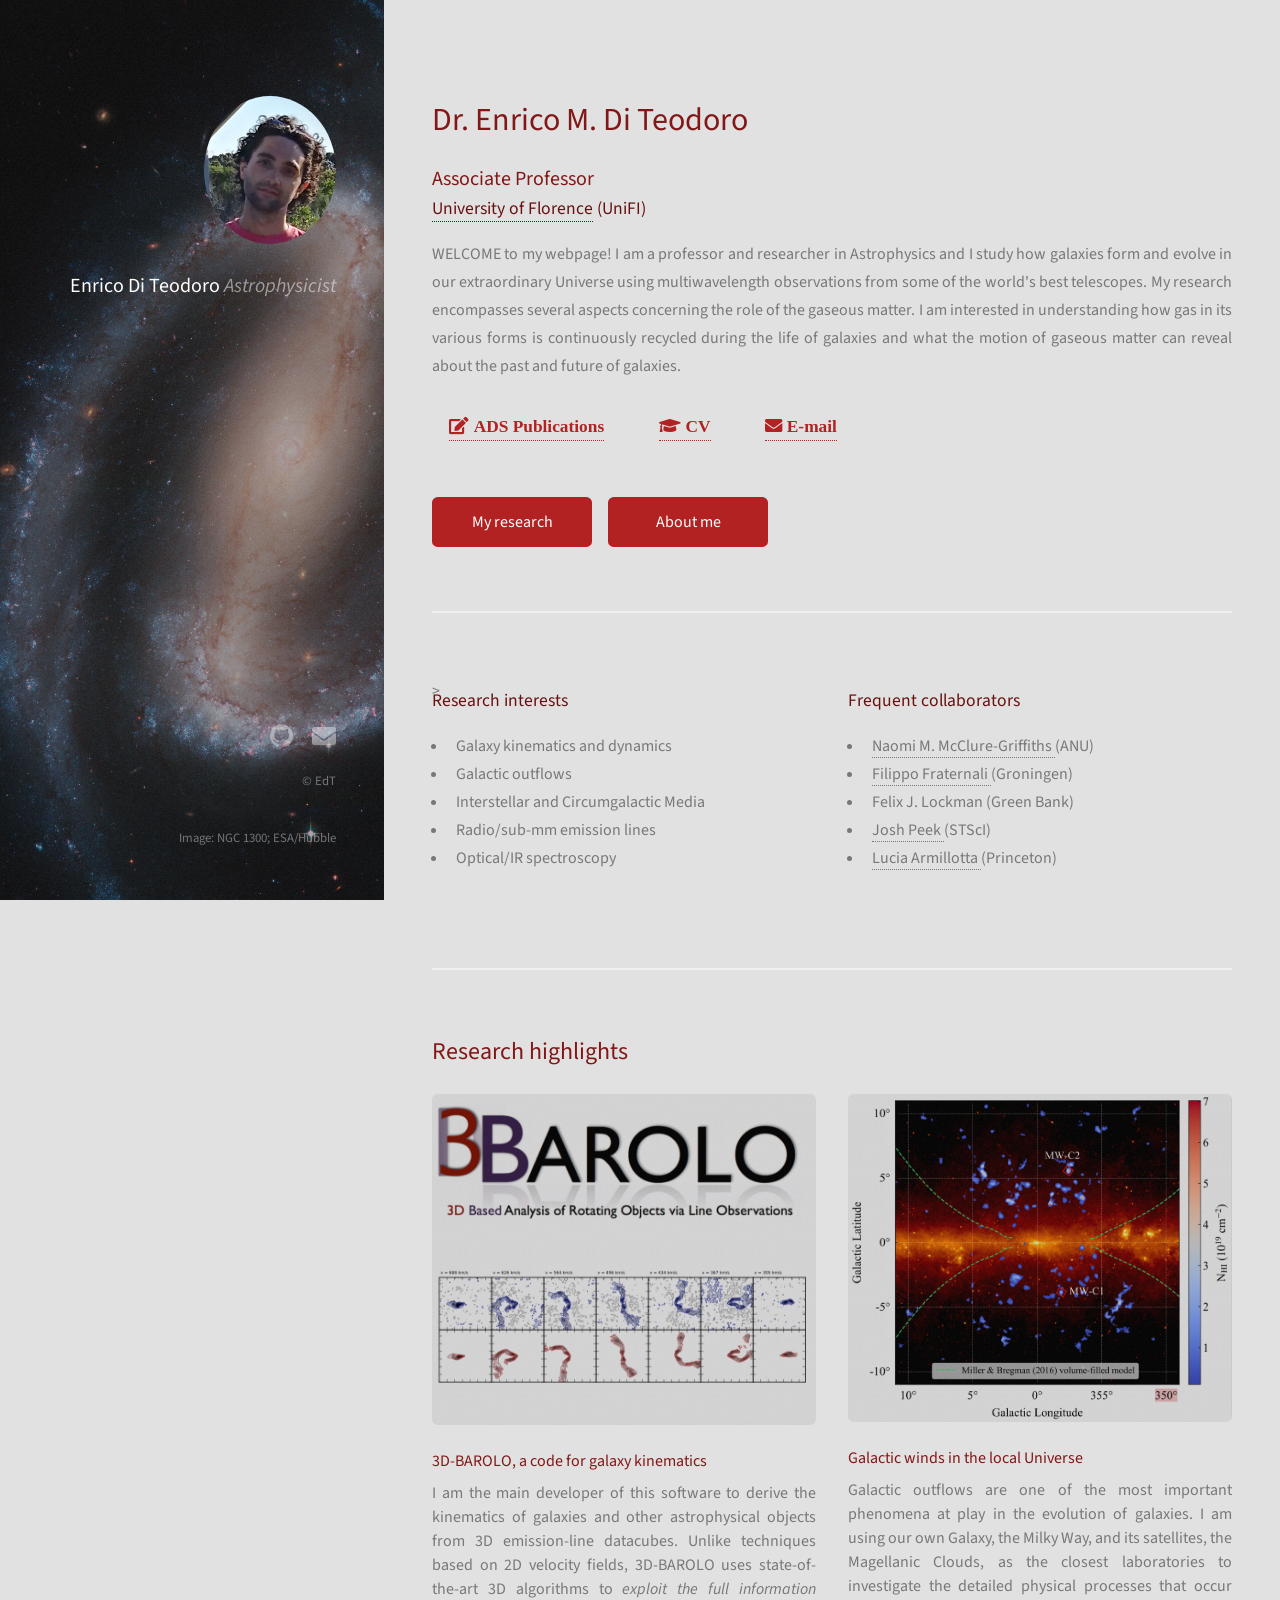
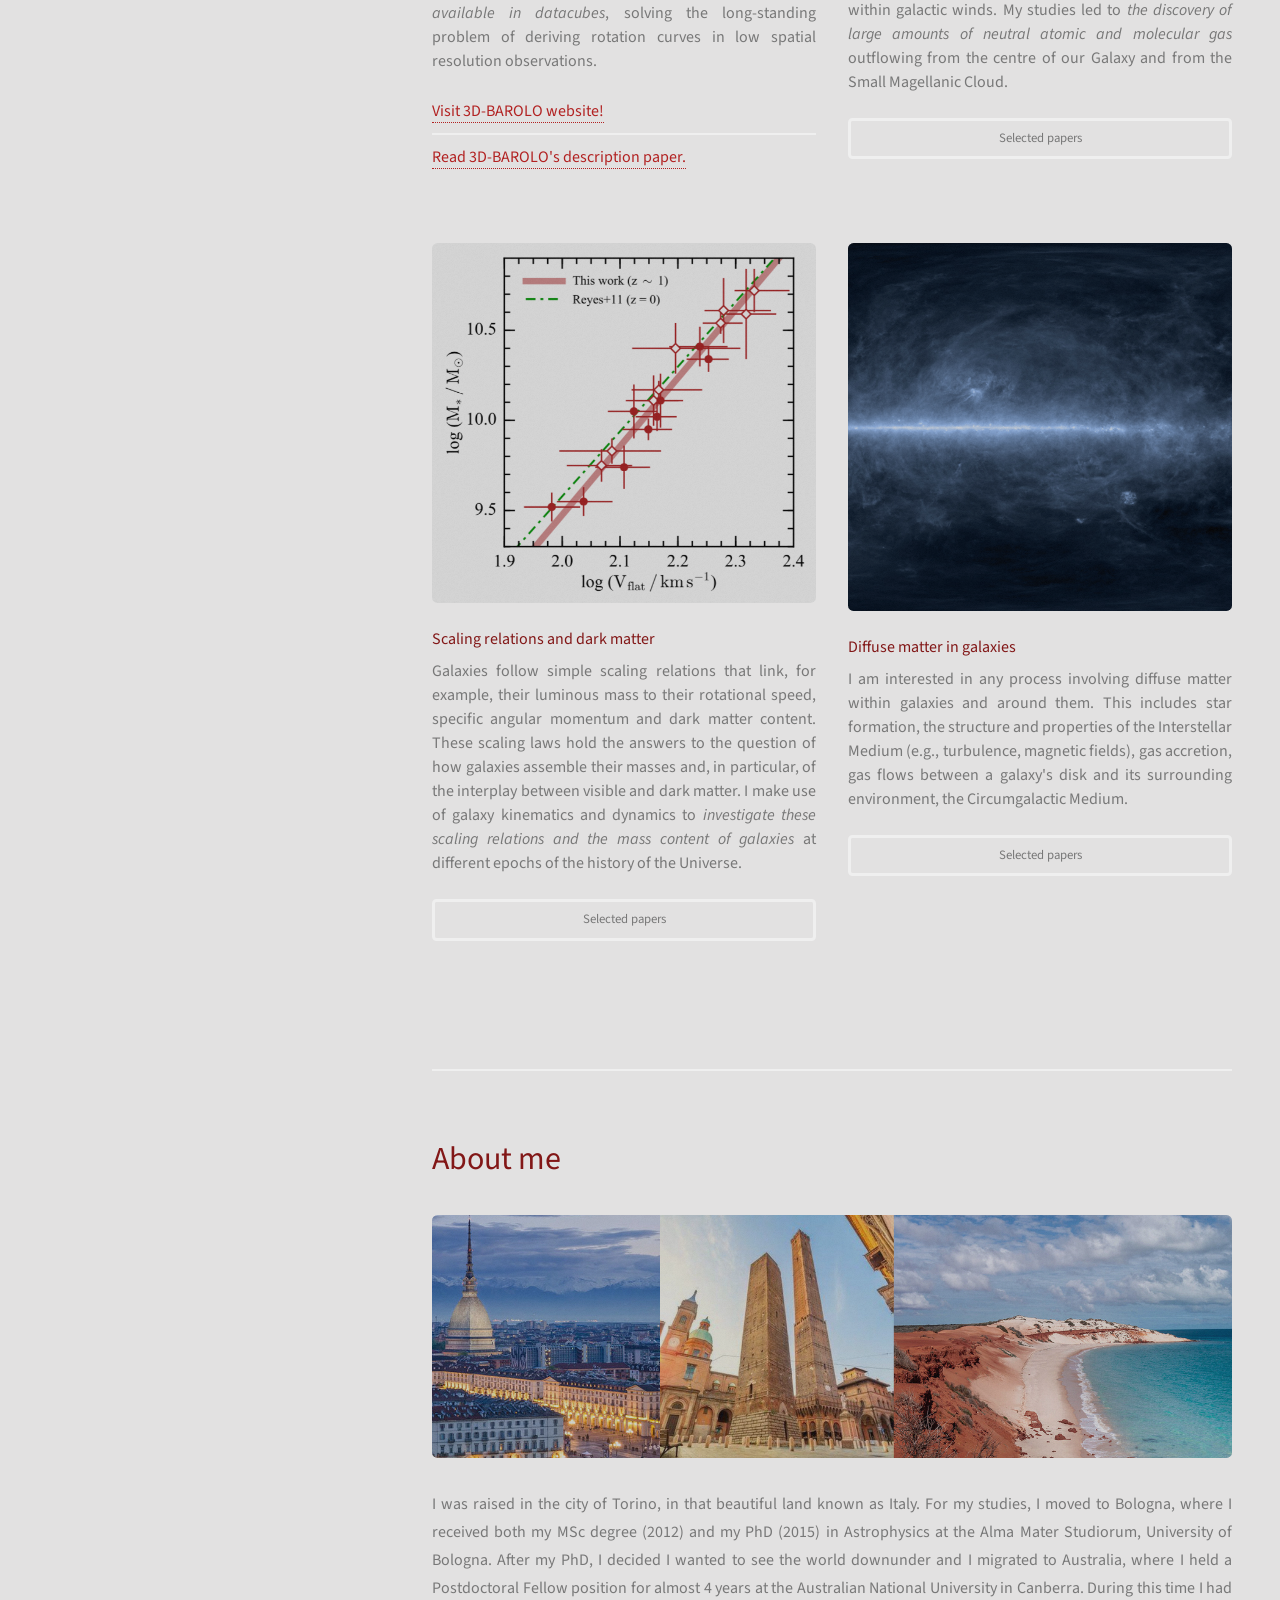
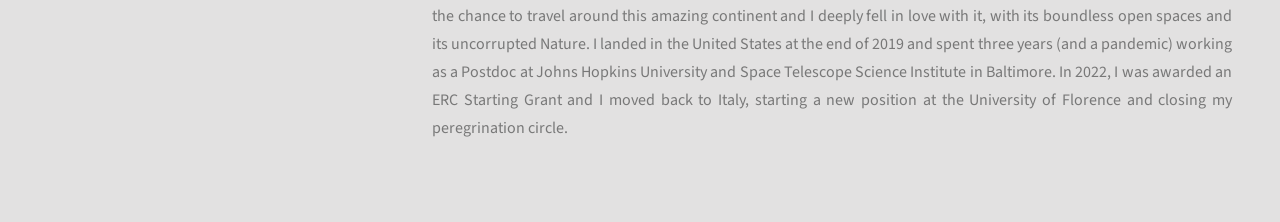
<file: index.html>
<!DOCTYPE HTML>
<html>
	<head>
		<!-- Global site tag (gtag.js) - Google Analytics -->
		<script async src="https://www.googletagmanager.com/gtag/js?id=UA-63460922-3"></script>
		<script>
			window.dataLayer = window.dataLayer || [];
			function gtag(){dataLayer.push(arguments);}
			gtag('js', new Date());
			gtag('config', 'UA-63460922-3');
		</script>
		<title>Enrico Di Teodoro's website</title>
		<meta charset="utf-8" />
		<meta name="viewport" content="width=device-width, initial-scale=1, user-scalable=no" />
		<link rel="stylesheet" href="assets/css/main.css" />
	</head>
	<body class="is-preload">

		<!-- Header -->
			<header id="header">
				<div class="inner">
					<a href="index.html" class="image avatar"><img src="images/me.jpg" alt="" /></a>
					<h1><strong>Enrico Di Teodoro</strong> <br />
					<em>Astrophysicist</em> <br /> </h1>
				</div>
			</header>

		<!-- Main -->
			<div id="main">

				<!-- One -->
					<section id="one">
						<header class="major">
							<h2>Dr. Enrico M. Di Teodoro</h2>
							<h3>Associate Professor</h3>
							<h4> <a href="https://www.fisica.unifi.it/index.html?newlang=eng"> University of Florence</a> (UniFI) </h4>
						</header>

						<p> WELCOME to my webpage! I am a professor and researcher in Astrophysics and I study how galaxies form and 
                        evolve in our extraordinary Universe using multiwavelength observations from some of the world's best telescopes.
						My research encompasses several aspects concerning the role of the gaseous matter. I am interested in understanding how gas in its 
						various forms is continuously recycled during the life of galaxies and what the motion of gaseous matter can reveal about the past 
						and future of galaxies. 
						</p>


						<footer>
							<span class="mymagic">
							<a href="https://ui.adsabs.harvard.edu/user/libraries/P3jVXEARQKinoXDsYfjRdg" class="fa fa-edit"> ADS Publications</a>
							</span>

						    <span class="mymagic">
							<a href="https://www.dropbox.com/s/edpedb0qs060f3o/CV_EDT.pdf?dl=0" <i class="fa fa-graduation-cap"></i> CV</a>
							</span>

							<span class="mymagic">
							<a href="mailto:enrico.diteodoro@gmail.com" class="fa fa-envelope"> E-mail</a>
							</span>
								<br><br><br>

						<ul class="actions">
							<li><a href="#two" class="button primary">My research</a></li>
							<li><a href="#aboutme" class="button primary">About me</a></li>
						</ul>

					</section>


					<section id="ressum">>
							<div class="row">
								<div class="col-6 col-12-xsmall">
									<h4>Research interests</h4>
									<ul>
										<li>Galaxy kinematics and dynamics</li>
										<li>Galactic outflows</li>
										<li>Interstellar and Circumgalactic Media</li>
										<li>Radio/sub-mm emission lines</li>
										<li>Optical/IR spectroscopy </li>
									</ul>
								</div>
								<div class="col-6 col-12-xsmall">
									<h4>Frequent collaborators</h4>
									<ul>
										<li><a href="http://www.mso.anu.edu.au/~naomi/" style="color:#787878"> Naomi M. McClure-Griffiths </a> (ANU) </li>
										<li><a href="https://www.filippofraternali.com/" style="color:#787878">Filippo Fraternali </a> (Groningen) </li>
										<li>Felix J. Lockman (Green Bank)</li>
										<li><a href="https://www.stsci.edu/~jegpeek/" style="color:#787878"> Josh Peek </a> (STScI) </li>
										<li><a href="https://larmillo.github.io/" style="color:#787878"> Lucia Armillotta </a> (Princeton)</li>
									<ul>
								</div>
					</section>

				<!-- Research highlights -->
					<section id="two">
						<h2>Research highlights</h2>
						<div class="row">
							<article class="col-6 col-12-xsmall work-item">
								<a href="images/fulls/bb.png" class="image fit thumb"><img src="images/thumbs/bb.png" alt="" /></a>
								<h3> 3D-BAROLO, a code for galaxy kinematics </h3>
								<p> I am the main developer of this software to derive the kinematics of galaxies and other astrophysical 
								    objects from 3D emission-line datacubes. Unlike techniques based on 2D velocity fields, 
								    3D-BAROLO uses state-of-the-art 3D algorithms to <em> exploit the full information available in datacubes</em>, 
								    solving the long-standing problem of deriving rotation curves in low spatial resolution observations. <br /><br />
								    <ul class="alt">
								        <li> <a href="https://editeodoro.github.io/Bbarolo/"> Visit 3D-BAROLO website! </a>
								        <li> <a href="https://ui.adsabs.harvard.edu/abs/2015MNRAS.451.3021D"> Read 3D-BAROLO's description paper. </a> 
							        </ul>
								</p>
							</article>
							<article class="col-6 col-12-xsmall work-item">
								<a href="images/fulls/gc.png" class="image fit thumb"><img src="images/thumbs/gc.png" alt="" /></a>
								<h3>Galactic winds in the local Universe </h3>
								<p> Galactic outflows are one of the most important phenomena at play in the evolution of galaxies.
								    I am using our own Galaxy, the Milky Way, and its satellites, the Magellanic Clouds, as the closest 
								    laboratories to investigate the detailed physical processes that occur within galactic winds. My 
                                    studies led to <em> the discovery of large amounts of neutral atomic and molecular gas </em> outflowing from 
                                    the centre of our Galaxy and from the Small Magellanic Cloud. <br /><br />
									<ul class="actions fit small">
								    <li><a href="https://ui.adsabs.harvard.edu/search/q=docs(2418042545571c17e3935b91e527543e)&sort=date%20desc%2C%20bibcode%20desc&p_=0" class="button fit small">Selected papers</a></li>
							        </ul>
								</p>
							</article>
							<article class="col-6 col-12-xsmall work-item">
								<a href="images/fulls/tf.png" class="image fit thumb"><img src="images/thumbs/tf.png" alt="" /></a>
								<h3>Scaling relations and dark matter</h3>
								<p> Galaxies follow simple scaling relations that link, for example, their luminous mass to their rotational speed, 
								    specific angular momentum and dark matter content.
								    These scaling laws hold the answers to the question of how galaxies assemble their masses and, in particular, 
								    of the interplay between visible and dark matter.
                                    I make use of galaxy kinematics and dynamics to <em> investigate these scaling relations and the mass content of galaxies </em> 
                                    at different epochs of the history of the Universe. <br /><br />
                                    <ul class="actions fit small">
								    <li><a href="https://ui.adsabs.harvard.edu/search/q=docs(dda526fdf193c51d20ffd21420de958d)&sort=date%20desc%2C%20bibcode%20desc&p_=0" class="button fit small" class="button fit small">Selected papers</a></li>
							        </ul>
								</p>
							</article>
							<article class="col-6 col-12-xsmall work-item">
								<a href="images/fulls/mw.png" class="image fit thumb"><img src="images/thumbs/mw.png" alt="" /></a>
								<h3>Diffuse matter in galaxies</h3>
								<p> I am interested in any process involving diffuse matter within galaxies and around them. 
								    This includes star formation, the structure and properties of the Interstellar Medium (e.g., 
								    turbulence, magnetic fields), gas accretion, gas flows between a galaxy's disk and its 
								    surrounding environment, the Circumgalactic Medium. <br /><br />
                                    <ul class="actions fit small">
								    <li><a href="https://ui.adsabs.harvard.edu/search/q=docs(dc044cd9b45e29a1cda826cb225db804)&sort=date%20desc%2C%20bibcode%20desc&p_=0" class="button fit small">Selected papers</a></li>
							        </ul>
								</p>
							</article>
						</div>
					</section>
                    
                    
                    <section id="aboutme">
						<h1>About me</h1>
						<div class="col-12"><span class="image fit"><img src="images/mylife.jpg" alt="" /></span></div>
						<p>
						   I was raised in the city of Torino, in that beautiful land known as Italy. 
						   For my studies, I moved to Bologna, where I received both my MSc degree (2012) and my PhD (2015) 
						   in Astrophysics at the Alma Mater Studiorum, University of Bologna. 
						   After my PhD, I decided I wanted to see the world downunder and I migrated to Australia, 
						   where I held a Postdoctoral Fellow position for almost 4 years at the Australian National University in
						   Canberra. During this time I had the chance to travel around this amazing continent and I deeply fell in love
						   with it, with its boundless open spaces and its uncorrupted Nature. 
						   I landed in the United States at the end of 2019 and spent three years (and a pandemic) working as a Postdoc at Johns Hopkins
                           University and Space Telescope Science Institute in Baltimore. In 2022, I was awarded an ERC Starting Grant and I moved back 
                           to Italy, starting a new position at the University of Florence and closing my peregrination circle. 
						</p>
					</section>

<!--				
					<section id="three">
						<h2>Get In Touch</h2>
						<p>Accumsan pellentesque commodo blandit enim arcu non at amet id arcu magna. Accumsan orci faucibus id eu lorem semper nunc nisi lorem vulputate lorem neque lorem ipsum dolor.</p>
						<div class="row">
							<div class="col-8 col-12-small">
								<form method="post" action="#">
									<div class="row gtr-uniform gtr-50">
										<div class="col-6 col-12-xsmall"><input type="text" name="name" id="name" placeholder="Name" /></div>
										<div class="col-6 col-12-xsmall"><input type="email" name="email" id="email" placeholder="Email" /></div>
										<div class="col-12"><textarea name="message" id="message" placeholder="Message" rows="4"></textarea></div>
									</div>
								</form>
								<ul class="actions">
									<li><input type="submit" value="Send Message" /></li>
								</ul>
							</div>
							<div class="col-4 col-12-small">
								<ul class="labeled-icons">
									<li>
										<h3 class="icon solid fa-home"><span class="label">Address</span></h3>
										1234 Somewhere Rd.<br />
										Nashville, TN 00000<br />
										United States
									</li>
									<li>
										<h3 class="icon solid fa-mobile-alt"><span class="label">Phone</span></h3>
										000-000-0000
									</li>
									<li>
										<h3 class="icon solid fa-envelope"><span class="label">Email</span></h3>
										<a href="#">hello@untitled.tld</a>
									</li>
								</ul>
							</div>
						</div>
					</section>

					<section id="four">
						<h2>Elements</h2>

						<section>
							<h4>Text</h4>
							<p>This is <b>bold</b> and this is <strong>strong</strong>. This is <i>italic</i> and this is <em>emphasized</em>.
							This is <sup>superscript</sup> text and this is <sub>subscript</sub> text.
							This is <u>underlined</u> and this is code: <code>for (;;) { ... }</code>. Finally, <a href="#">this is a link</a>.</p>
							<hr />
							<header>
								<h4>Heading with a Subtitle</h4>
								<p>Lorem ipsum dolor sit amet nullam id egestas urna aliquam</p>
							</header>
							<p>Nunc lacinia ante nunc ac lobortis. Interdum adipiscing gravida odio porttitor sem non mi integer non faucibus ornare mi ut ante amet placerat aliquet. Volutpat eu sed ante lacinia sapien lorem accumsan varius montes viverra nibh in adipiscing blandit tempus accumsan.</p>
							<header>
								<h5>Heading with a Subtitle</h5>
								<p>Lorem ipsum dolor sit amet nullam id egestas urna aliquam</p>
							</header>
							<p>Nunc lacinia ante nunc ac lobortis. Interdum adipiscing gravida odio porttitor sem non mi integer non faucibus ornare mi ut ante amet placerat aliquet. Volutpat eu sed ante lacinia sapien lorem accumsan varius montes viverra nibh in adipiscing blandit tempus accumsan.</p>
							<hr />
							<h2>Heading Level 2</h2>
							<h3>Heading Level 3</h3>
							<h4>Heading Level 4</h4>
							<h5>Heading Level 5</h5>
							<h6>Heading Level 6</h6>
							<hr />
							<h5>Blockquote</h5>
							<blockquote>Fringilla nisl. Donec accumsan interdum nisi, quis tincidunt felis sagittis eget tempus euismod. Vestibulum ante ipsum primis in faucibus vestibulum. Blandit adipiscing eu felis iaculis volutpat ac adipiscing accumsan faucibus. Vestibulum ante ipsum primis in faucibus lorem ipsum dolor sit amet nullam adipiscing eu felis.</blockquote>
							<h5>Preformatted</h5>
							<pre><code>i = 0;

while (!deck.isInOrder()) {
print 'Iteration ' + i;
deck.shuffle();
i++;
}

print 'It took ' + i + ' iterations to sort the deck.';</code></pre>
						</section>

						<section>
							<h4>Lists</h4>
							<div class="row">
								<div class="col-6 col-12-xsmall">
									<h5>Unordered</h5>
									<ul>
										<li>Dolor pulvinar etiam magna etiam.</li>
										<li>Sagittis adipiscing lorem eleifend.</li>
										<li>Felis enim feugiat dolore viverra.</li>
									</ul>
									<h5>Alternate</h5>
									<ul class="alt">
										<li>Dolor pulvinar etiam magna etiam.</li>
										<li>Sagittis adipiscing lorem eleifend.</li>
										<li>Felis enim feugiat dolore viverra.</li>
									</ul>
								</div>
								<div class="col-6 col-12-xsmall">
									<h5>Ordered</h5>
									<ol>
										<li>Dolor pulvinar etiam magna etiam.</li>
										<li>Etiam vel felis at lorem sed viverra.</li>
										<li>Felis enim feugiat dolore viverra.</li>
										<li>Dolor pulvinar etiam magna etiam.</li>
										<li>Etiam vel felis at lorem sed viverra.</li>
										<li>Felis enim feugiat dolore viverra.</li>
									</ol>
									<h5>Icons</h5>
									<ul class="icons">
										<li><a href="#" class="icon brands fa-twitter"><span class="label">Twitter</span></a></li>
										<li><a href="#" class="icon brands fa-facebook-f"><span class="label">Facebook</span></a></li>
										<li><a href="#" class="icon brands fa-instagram"><span class="label">Instagram</span></a></li>
										<li><a href="#" class="icon brands fa-github"><span class="label">Github</span></a></li>
										<li><a href="#" class="icon brands fa-dribbble"><span class="label">Dribbble</span></a></li>
										<li><a href="#" class="icon brands fa-tumblr"><span class="label">Tumblr</span></a></li>
									</ul>
								</div>
							</div>
							<h5>Actions</h5>
							<ul class="actions">
								<li><a href="#" class="button primary">Default</a></li>
								<li><a href="#" class="button">Default</a></li>
							</ul>
							<ul class="actions small">
								<li><a href="#" class="button primary small">Small</a></li>
								<li><a href="#" class="button small">Small</a></li>
							</ul>
							<div class="row">
								<div class="col-6 col-12-small">
									<ul class="actions stacked">
										<li><a href="#" class="button primary">Default</a></li>
										<li><a href="#" class="button">Default</a></li>
									</ul>
								</div>
								<div class="col-6 col-12-small">
									<ul class="actions stacked">
										<li><a href="#" class="button primary small">Small</a></li>
										<li><a href="#" class="button small">Small</a></li>
									</ul>
								</div>
								<div class="col-6 col-12-small">
									<ul class="actions stacked">
										<li><a href="#" class="button primary fit">Default</a></li>
										<li><a href="#" class="button fit">Default</a></li>
									</ul>
								</div>
								<div class="col-6 col-12-small">
									<ul class="actions stacked">
										<li><a href="#" class="button primary small fit">Small</a></li>
										<li><a href="#" class="button small fit">Small</a></li>
									</ul>
								</div>
							</div>
						</section>

						<section>
							<h4>Table</h4>
							<h5>Default</h5>
							<div class="table-wrapper">
								<table>
									<thead>
										<tr>
											<th>Name</th>
											<th>Description</th>
											<th>Price</th>
										</tr>
									</thead>
									<tbody>
										<tr>
											<td>Item One</td>
											<td>Ante turpis integer aliquet porttitor.</td>
											<td>29.99</td>
										</tr>
										<tr>
											<td>Item Two</td>
											<td>Vis ac commodo adipiscing arcu aliquet.</td>
											<td>19.99</td>
										</tr>
										<tr>
											<td>Item Three</td>
											<td> Morbi faucibus arcu accumsan lorem.</td>
											<td>29.99</td>
										</tr>
										<tr>
											<td>Item Four</td>
											<td>Vitae integer tempus condimentum.</td>
											<td>19.99</td>
										</tr>
										<tr>
											<td>Item Five</td>
											<td>Ante turpis integer aliquet porttitor.</td>
											<td>29.99</td>
										</tr>
									</tbody>
									<tfoot>
										<tr>
											<td colspan="2"></td>
											<td>100.00</td>
										</tr>
									</tfoot>
								</table>
							</div>

							<h5>Alternate</h5>
							<div class="table-wrapper">
								<table class="alt">
									<thead>
										<tr>
											<th>Name</th>
											<th>Description</th>
											<th>Price</th>
										</tr>
									</thead>
									<tbody>
										<tr>
											<td>Item One</td>
											<td>Ante turpis integer aliquet porttitor.</td>
											<td>29.99</td>
										</tr>
										<tr>
											<td>Item Two</td>
											<td>Vis ac commodo adipiscing arcu aliquet.</td>
											<td>19.99</td>
										</tr>
										<tr>
											<td>Item Three</td>
											<td> Morbi faucibus arcu accumsan lorem.</td>
											<td>29.99</td>
										</tr>
										<tr>
											<td>Item Four</td>
											<td>Vitae integer tempus condimentum.</td>
											<td>19.99</td>
										</tr>
										<tr>
											<td>Item Five</td>
											<td>Ante turpis integer aliquet porttitor.</td>
											<td>29.99</td>
										</tr>
									</tbody>
									<tfoot>
										<tr>
											<td colspan="2"></td>
											<td>100.00</td>
										</tr>
									</tfoot>
								</table>
							</div>
						</section>

						<section>
							<h4>Buttons</h4>
							<ul class="actions">
								<li><a href="#" class="button primary">Primary</a></li>
								<li><a href="#" class="button">Default</a></li>
							</ul>
							<ul class="actions">
								<li><a href="#" class="button large">Large</a></li>
								<li><a href="#" class="button">Default</a></li>
								<li><a href="#" class="button small">Small</a></li>
							</ul>
							<ul class="actions fit">
								<li><a href="#" class="button primary fit">Fit</a></li>
								<li><a href="#" class="button fit">Fit</a></li>
							</ul>
							<ul class="actions fit small">
								<li><a href="#" class="button primary fit small">Fit + Small</a></li>
								<li><a href="#" class="button fit small">Fit + Small</a></li>
							</ul>
							<ul class="actions">
								<li><a href="#" class="button primary icon solid fa-download">Icon</a></li>
								<li><a href="#" class="button icon solid fa-download">Icon</a></li>
							</ul>
							<ul class="actions">
								<li><span class="button primary disabled">Primary</span></li>
								<li><span class="button disabled">Default</span></li>
							</ul>
						</section>

						<section>
							<h4>Form</h4>
							<form method="post" action="#">
								<div class="row gtr-uniform gtr-50">
									<div class="col-6 col-12-xsmall">
										<input type="text" name="demo-name" id="demo-name" value="" placeholder="Name" />
									</div>
									<div class="col-6 col-12-xsmall">
										<input type="email" name="demo-email" id="demo-email" value="" placeholder="Email" />
									</div>
									<div class="col-12">
										<select name="demo-category" id="demo-category">
											<option value="">- Category -</option>
											<option value="1">Manufacturing</option>
											<option value="1">Shipping</option>
											<option value="1">Administration</option>
											<option value="1">Human Resources</option>
										</select>
									</div>
									<div class="col-4 col-12-small">
										<input type="radio" id="demo-priority-low" name="demo-priority" checked>
										<label for="demo-priority-low">Low Priority</label>
									</div>
									<div class="col-4 col-12-small">
										<input type="radio" id="demo-priority-normal" name="demo-priority">
										<label for="demo-priority-normal">Normal Priority</label>
									</div>
									<div class="col-4 col-12-small">
										<input type="radio" id="demo-priority-high" name="demo-priority">
										<label for="demo-priority-high">High Priority</label>
									</div>
									<div class="col-6 col-12-small">
										<input type="checkbox" id="demo-copy" name="demo-copy">
										<label for="demo-copy">Email me a copy of this message</label>
									</div>
									<div class="col-6 col-12-small">
										<input type="checkbox" id="demo-human" name="demo-human" checked>
										<label for="demo-human">I am a human and not a robot</label>
									</div>
									<div class="col-12">
										<textarea name="demo-message" id="demo-message" placeholder="Enter your message" rows="6"></textarea>
									</div>
									<div class="col-12">
										<ul class="actions">
											<li><input type="submit" value="Send Message" class="primary" /></li>
											<li><input type="reset" value="Reset" /></li>
										</ul>
									</div>
								</div>
							</form>
						</section>

						<section>
							<h4>Image</h4>
							<h5>Fit</h5>
							<div class="box alt">
								<div class="row gtr-50 gtr-uniform">
									<div class="col-12"><span class="image fit"><img src="images/fulls/05.jpg" alt="" /></span></div>
									<div class="col-4"><span class="image fit"><img src="images/thumbs/01.jpg" alt="" /></span></div>
									<div class="col-4"><span class="image fit"><img src="images/thumbs/02.jpg" alt="" /></span></div>
									<div class="col-4"><span class="image fit"><img src="images/thumbs/03.jpg" alt="" /></span></div>
									<div class="col-4"><span class="image fit"><img src="images/thumbs/04.jpg" alt="" /></span></div>
									<div class="col-4"><span class="image fit"><img src="images/thumbs/05.jpg" alt="" /></span></div>
									<div class="col-4"><span class="image fit"><img src="images/thumbs/06.jpg" alt="" /></span></div>
									<div class="col-4"><span class="image fit"><img src="images/thumbs/03.jpg" alt="" /></span></div>
									<div class="col-4"><span class="image fit"><img src="images/thumbs/02.jpg" alt="" /></span></div>
									<div class="col-4"><span class="image fit"><img src="images/thumbs/01.jpg" alt="" /></span></div>
								</div>
							</div>
							<h5>Left &amp; Right</h5>
							<p><span class="image left"><img src="images/avatar.jpg" alt="" /></span>Fringilla nisl. Donec accumsan interdum nisi, quis tincidunt felis sagittis eget. tempus euismod. Vestibulum ante ipsum primis in faucibus vestibulum. Blandit adipiscing eu felis iaculis volutpat ac adipiscing accumsan eu faucibus. Integer ac pellentesque praesent tincidunt felis sagittis eget. tempus euismod. Vestibulum ante ipsum primis in faucibus vestibulum. Blandit adipiscing eu felis iaculis volutpat ac adipiscing accumsan eu faucibus. Integer ac pellentesque praesent. Donec accumsan interdum nisi, quis tincidunt felis sagittis eget. tempus euismod. Vestibulum ante ipsum primis in faucibus vestibulum. Blandit adipiscing eu felis iaculis volutpat ac adipiscing accumsan eu faucibus. Integer ac pellentesque praesent tincidunt felis sagittis eget. tempus euismod. Vestibulum ante ipsum primis in faucibus vestibulum. Blandit adipiscing eu felis iaculis volutpat ac adipiscing accumsan eu faucibus. Integer ac pellentesque praesent.</p>
							<p><span class="image right"><img src="images/avatar.jpg" alt="" /></span>Fringilla nisl. Donec accumsan interdum nisi, quis tincidunt felis sagittis eget. tempus euismod. Vestibulum ante ipsum primis in faucibus vestibulum. Blandit adipiscing eu felis iaculis volutpat ac adipiscing accumsan eu faucibus. Integer ac pellentesque praesent tincidunt felis sagittis eget. tempus euismod. Vestibulum ante ipsum primis in faucibus vestibulum. Blandit adipiscing eu felis iaculis volutpat ac adipiscing accumsan eu faucibus. Integer ac pellentesque praesent. Donec accumsan interdum nisi, quis tincidunt felis sagittis eget. tempus euismod. Vestibulum ante ipsum primis in faucibus vestibulum. Blandit adipiscing eu felis iaculis volutpat ac adipiscing accumsan eu faucibus. Integer ac pellentesque praesent tincidunt felis sagittis eget. tempus euismod. Vestibulum ante ipsum primis in faucibus vestibulum. Blandit adipiscing eu felis iaculis volutpat ac adipiscing accumsan eu faucibus. Integer ac pellentesque praesent.</p>
						</section>

					</section>

			</div>
-->
		<!-- Footer -->
			<footer id="footer">
				<div class="inner">
					<ul class="icons">
						<!-- <li><a href="#" class="icon brands fa-twitter"><span class="label">Twitter</span></a></li>-->
						<li><a href="https://github.com/editeodoro/" class="icon brands fa-github"><span class="label">Github</span></a></li>
						<!-- <li><a href="#" class="icon brands fa-dribbble"><span class="label">Dribbble</span></a></li>-->
						<li><a href="mailto:enrico.diteodoro@gmail.com" class="icon solid fa-envelope"><span class="label">Email</span></a></li>
					</ul>
					<ul class="copyright">
						<li>&copy; EdT</li> <br />
						Image: NGC 1300; ESA/Hubble
					</ul>
				</div>
			</footer>

		<!-- Scripts -->
			<script src="assets/js/jquery.min.js"></script>
			<script src="assets/js/jquery.poptrox.min.js"></script>
			<script src="assets/js/browser.min.js"></script>
			<script src="assets/js/breakpoints.min.js"></script>
			<script src="assets/js/util.js"></script>
			<script src="assets/js/main.js"></script>

	</body>
</html>
</file>
<file: assets/css/main.css>
@import url("fontawesome-all.min.css");
@import url("https://fonts.googleapis.com/css?family=Source+Sans+Pro:400,400italic");

/*
	Strata by HTML5 UP
	html5up.net | @ajlkn
	Free for personal and commercial use under the CCA 3.0 license (html5up.net/license)
*/

html, body, div, span, applet, object,
iframe, h1, h2, h3, h4, h5, h6, p, blockquote,
pre, a, abbr, acronym, address, big, cite,
code, del, dfn, em, img, ins, kbd, q, s, samp,
small, strike, strong, sub, sup, tt, var, b,
u, i, center, dl, dt, dd, ol, ul, li, fieldset,
form, label, legend, table, caption, tbody,
tfoot, thead, tr, th, td, article, aside,
canvas, details, embed, figure, figcaption,
footer, header, hgroup, menu, nav, output, ruby,
section, summary, time, mark, audio, video {
	margin: 0;
	padding: 0;
	border: 0;
	font-size: 100%;
	font: inherit;
	vertical-align: baseline;}

article, aside, details, figcaption, figure,
footer, header, hgroup, menu, nav, section {
	display: block;}

body {
	line-height: 1;
}

ol, ul {
	list-style: none;
}

blockquote, q {
	quotes: none;
}

	blockquote:before, blockquote:after, q:before, q:after {
		content: '';
		content: none;
	}

table {
	border-collapse: collapse;
	border-spacing: 0;
}

body {
	-webkit-text-size-adjust: none;
}

mark {
	background-color: transparent;
	color: inherit;
}

input::-moz-focus-inner {
	border: 0;
	padding: 0;
}

input, select, textarea {
	-moz-appearance: none;
	-webkit-appearance: none;
	-ms-appearance: none;
	appearance: none;
}


.mymagic {
	padding: 0em 2em 0em 1em;
	font-size: 13pt;
	font-weight: bold;
}

/* Basic */

	html {
		box-sizing: border-box;
	}

	*, *:before, *:after {
		box-sizing: inherit;
	}

	body {
		background: #e2e1e1;
	}

		body.is-preload *, body.is-preload *:before, body.is-preload *:after {
			-moz-animation: none !important;
			-webkit-animation: none !important;
			-ms-animation: none !important;
			animation: none !important;
			-moz-transition: none !important;
			-webkit-transition: none !important;
			-ms-transition: none !important;
			transition: none !important;
		}

	body, input, select, textarea {
		color: #787878;
		font-family: "Source Sans Pro", Helvetica, sans-serif;
		font-size: 16pt;
		font-weight: 400;
		line-height: 1.75em;
	}

	a {
		-moz-transition: color 0.2s ease-in-out, border-color 0.2s ease-in-out;
		-webkit-transition: color 0.2s ease-in-out, border-color 0.2s ease-in-out;
		-ms-transition: color 0.2s ease-in-out, border-color 0.2s ease-in-out;
		transition: color 0.2s ease-in-out, border-color 0.2s ease-in-out;
		border-bottom: dotted 1px;
		color: #b22222;
		text-decoration: none;
	}

	strong, b {
		color: #787878;
		font-weight: 400;
	}

	em, i {
		font-style: italic;
	}

	p {
		margin: 0 0 2em 0;
		text-align: justify;

	}

	h1, h2, h3, h4, h5, h6 {
		color: #821717;
		font-weight: 400;
		line-height: 1em;
		margin: 0 0 1em 0;
	}

		h1 a, h2 a, h3 a, h4 a, h5 a, h6 a {
			color: inherit;
			text-decoration: none;
		}

	h1 {
		font-size: 2em;
		line-height: 1.5em;
	}

	h2 {
		font-size: 1.5em;
		line-height: 1.5em;
	}

	h3 {
		font-size: 1.25em;
		line-height: 1.5em;
	    margin-top: -0.6em;
	}

	h4 {
		color: #671010;
		font-size: 1.1em;
		line-height: 1.5em;
	    margin-top: -1.0em;
	}

	h5 {
		font-size: 0.9em;
		line-height: 1.5em;
	}

	h6 {
		font-size: 0.7em;
		line-height: 1.5em;
	}

	sub {
		font-size: 0.8em;
		position: relative;
		top: 0.5em;
	}

	sup {
		font-size: 0.8em;
		position: relative;
		top: -0.5em;
	}

	hr {
		border: 0;
		border-bottom: solid 2px #efefef;
		margin: 2em 0;
	}

		hr.major {
			margin: 3em 0;
		}

	blockquote {
		border-left: solid 6px #efefef;
		font-style: italic;
		margin: 0 0 2em 0;
		padding: 0.5em 0 0.5em 1.5em;
	}

	code {
		background: #f7f7f7;
		border-radius: 0.35em;
		border: solid 2px #efefef;
		font-family: "Courier New", monospace;
		font-size: 0.9em;
		margin: 0 0.25em;
		padding: 0.25em 0.65em;
	}

	pre {
		-webkit-overflow-scrolling: touch;
		font-family: "Courier New", monospace;
		font-size: 0.9em;
		margin: 0 0 2em 0;
	}

		pre code {
			display: block;
			line-height: 1.75em;
			padding: 1em 1.5em;
			overflow-x: auto;
		}

	.align-left {
		text-align: left;
	}

	.align-center {
		text-align: center;
	}

	.align-right {
		text-align: right;
	}

/* Container */

	.container {
		margin: 0 auto;
		max-width: calc(100% - 4em);
		width: 100%;
	}

		.container.xsmall {
			width: 25%;
		}

		.container.small {
			width: 50%;
		}

		.container.medium {
			width: 75%;
		}

		.container.large {
			width: 125%;
		}

		.container.xlarge {
			width: 150%;
		}

		.container.max {
			width: 100%;
		}

		@media screen and (max-width: 980px) {

			.container {
				width: 100% !important;
				max-width: 100% !important;
			}

		}

		@media screen and (max-width: 480px) {

			.container {
				max-width: calc(100% - 3em);
			}

		}

/* Row */

	.row {
		display: flex;
		flex-wrap: wrap;
		box-sizing: border-box;
		align-items: stretch;
	}

		.row > * {
			box-sizing: border-box;
		}

		.row.gtr-uniform > * > :last-child {
			margin-bottom: 0;
		}

		.row.aln-left {
			justify-content: flex-start;
		}

		.row.aln-center {
			justify-content: center;
		}

		.row.aln-right {
			justify-content: flex-end;
		}

		.row.aln-top {
			align-items: flex-start;
		}

		.row.aln-middle {
			align-items: center;
		}

		.row.aln-bottom {
			align-items: flex-end;
		}

		.row > .imp {
			order: -1;
		}

		.row > .col-1 {
			width: 8.33333%;
		}

		.row > .off-1 {
			margin-left: 8.33333%;
		}

		.row > .col-2 {
			width: 16.66667%;
		}

		.row > .off-2 {
			margin-left: 16.66667%;
		}

		.row > .col-3 {
			width: 25%;
		}

		.row > .off-3 {
			margin-left: 25%;
		}

		.row > .col-4 {
			width: 33.33333%;
		}

		.row > .off-4 {
			margin-left: 33.33333%;
		}

		.row > .col-5 {
			width: 41.66667%;
		}

		.row > .off-5 {
			margin-left: 41.66667%;
		}

		.row > .col-6 {
			width: 50%;
		}

		.row > .off-6 {
			margin-left: 50%;
		}

		.row > .col-7 {
			width: 58.33333%;
		}

		.row > .off-7 {
			margin-left: 58.33333%;
		}

		.row > .col-8 {
			width: 66.66667%;
		}

		.row > .off-8 {
			margin-left: 66.66667%;
		}

		.row > .col-9 {
			width: 75%;
		}

		.row > .off-9 {
			margin-left: 75%;
		}

		.row > .col-10 {
			width: 83.33333%;
		}

		.row > .off-10 {
			margin-left: 83.33333%;
		}

		.row > .col-11 {
			width: 91.66667%;
		}

		.row > .off-11 {
			margin-left: 91.66667%;
		}

		.row > .col-12 {
			width: 100%;
		}

		.row > .off-12 {
			margin-left: 100%;
		}

		.row.gtr-0 {
			margin-top: 0;
			margin-left: 0em;
		}

			.row.gtr-0 > * {
				padding: 0 0 0 0em;
			}

			.row.gtr-0.gtr-uniform {
				margin-top: 0em;
			}

				.row.gtr-0.gtr-uniform > * {
					padding-top: 0em;
				}

		.row.gtr-25 {
			margin-top: 0;
			margin-left: -0.625em;
		}

			.row.gtr-25 > * {
				padding: 0 0 0 0.625em;
			}

			.row.gtr-25.gtr-uniform {
				margin-top: -0.625em;
			}

				.row.gtr-25.gtr-uniform > * {
					padding-top: 0.625em;
				}

		.row.gtr-50 {
			margin-top: 0;
			margin-left: -1.25em;
		}

			.row.gtr-50 > * {
				padding: 0 0 0 1.25em;
			}

			.row.gtr-50.gtr-uniform {
				margin-top: -1.25em;
			}

				.row.gtr-50.gtr-uniform > * {
					padding-top: 1.25em;
				}

		.row {
			margin-top: 0;
			margin-left: -2.5em;
		}

			.row > * {
				padding: 0 0 0 2.5em;
			}

			.row.gtr-uniform {
				margin-top: -2.5em;
			}

				.row.gtr-uniform > * {
					padding-top: 2.5em;
				}

		.row.gtr-150 {
			margin-top: 0;
			margin-left: -3.75em;
		}

			.row.gtr-150 > * {
				padding: 0 0 0 3.75em;
			}

			.row.gtr-150.gtr-uniform {
				margin-top: -3.75em;
			}

				.row.gtr-150.gtr-uniform > * {
					padding-top: 3.75em;
				}

		.row.gtr-200 {
			margin-top: 0;
			margin-left: -5em;
		}

			.row.gtr-200 > * {
				padding: 0 0 0 5em;
			}

			.row.gtr-200.gtr-uniform {
				margin-top: -5em;
			}

				.row.gtr-200.gtr-uniform > * {
					padding-top: 5em;
				}

		@media screen and (max-width: 1800px) {

			.row {
				display: flex;
				flex-wrap: wrap;
				box-sizing: border-box;
				align-items: stretch;
			}

				.row > * {
					box-sizing: border-box;
				}

				.row.gtr-uniform > * > :last-child {
					margin-bottom: 0;
				}

				.row.aln-left {
					justify-content: flex-start;
				}

				.row.aln-center {
					justify-content: center;
				}

				.row.aln-right {
					justify-content: flex-end;
				}

				.row.aln-top {
					align-items: flex-start;
				}

				.row.aln-middle {
					align-items: center;
				}

				.row.aln-bottom {
					align-items: flex-end;
				}

				.row > .imp-xlarge {
					order: -1;
				}

				.row > .col-1-xlarge {
					width: 8.33333%;
				}

				.row > .off-1-xlarge {
					margin-left: 8.33333%;
				}

				.row > .col-2-xlarge {
					width: 16.66667%;
				}

				.row > .off-2-xlarge {
					margin-left: 16.66667%;
				}

				.row > .col-3-xlarge {
					width: 25%;
				}

				.row > .off-3-xlarge {
					margin-left: 25%;
				}

				.row > .col-4-xlarge {
					width: 33.33333%;
				}

				.row > .off-4-xlarge {
					margin-left: 33.33333%;
				}

				.row > .col-5-xlarge {
					width: 41.66667%;
				}

				.row > .off-5-xlarge {
					margin-left: 41.66667%;
				}

				.row > .col-6-xlarge {
					width: 50%;
				}

				.row > .off-6-xlarge {
					margin-left: 50%;
				}

				.row > .col-7-xlarge {
					width: 58.33333%;
				}

				.row > .off-7-xlarge {
					margin-left: 58.33333%;
				}

				.row > .col-8-xlarge {
					width: 66.66667%;
				}

				.row > .off-8-xlarge {
					margin-left: 66.66667%;
				}

				.row > .col-9-xlarge {
					width: 75%;
				}

				.row > .off-9-xlarge {
					margin-left: 75%;
				}

				.row > .col-10-xlarge {
					width: 83.33333%;
				}

				.row > .off-10-xlarge {
					margin-left: 83.33333%;
				}

				.row > .col-11-xlarge {
					width: 91.66667%;
				}

				.row > .off-11-xlarge {
					margin-left: 91.66667%;
				}

				.row > .col-12-xlarge {
					width: 100%;
				}

				.row > .off-12-xlarge {
					margin-left: 100%;
				}

				.row.gtr-0 {
					margin-top: 0;
					margin-left: 0em;
				}

					.row.gtr-0 > * {
						padding: 0 0 0 0em;
					}

					.row.gtr-0.gtr-uniform {
						margin-top: 0em;
					}

						.row.gtr-0.gtr-uniform > * {
							padding-top: 0em;
						}

				.row.gtr-25 {
					margin-top: 0;
					margin-left: -0.625em;
				}

					.row.gtr-25 > * {
						padding: 0 0 0 0.625em;
					}

					.row.gtr-25.gtr-uniform {
						margin-top: -0.625em;
					}

						.row.gtr-25.gtr-uniform > * {
							padding-top: 0.625em;
						}

				.row.gtr-50 {
					margin-top: 0;
					margin-left: -1.25em;
				}

					.row.gtr-50 > * {
						padding: 0 0 0 1.25em;
					}

					.row.gtr-50.gtr-uniform {
						margin-top: -1.25em;
					}

						.row.gtr-50.gtr-uniform > * {
							padding-top: 1.25em;
						}

				.row {
					margin-top: 0;
					margin-left: -2.5em;
				}

					.row > * {
						padding: 0 0 0 2.5em;
					}

					.row.gtr-uniform {
						margin-top: -2.5em;
					}

						.row.gtr-uniform > * {
							padding-top: 2.5em;
						}

				.row.gtr-150 {
					margin-top: 0;
					margin-left: -3.75em;
				}

					.row.gtr-150 > * {
						padding: 0 0 0 3.75em;
					}

					.row.gtr-150.gtr-uniform {
						margin-top: -3.75em;
					}

						.row.gtr-150.gtr-uniform > * {
							padding-top: 3.75em;
						}

				.row.gtr-200 {
					margin-top: 0;
					margin-left: -5em;
				}

					.row.gtr-200 > * {
						padding: 0 0 0 5em;
					}

					.row.gtr-200.gtr-uniform {
						margin-top: -5em;
					}

						.row.gtr-200.gtr-uniform > * {
							padding-top: 5em;
						}

		}

		@media screen and (max-width: 1280px) {

			.row {
				display: flex;
				flex-wrap: wrap;
				box-sizing: border-box;
				align-items: stretch;
			}

				.row > * {
					box-sizing: border-box;
				}

				.row.gtr-uniform > * > :last-child {
					margin-bottom: 0;
				}

				.row.aln-left {
					justify-content: flex-start;
				}

				.row.aln-center {
					justify-content: center;
				}

				.row.aln-right {
					justify-content: flex-end;
				}

				.row.aln-top {
					align-items: flex-start;
				}

				.row.aln-middle {
					align-items: center;
				}

				.row.aln-bottom {
					align-items: flex-end;
				}

				.row > .imp-large {
					order: -1;
				}

				.row > .col-1-large {
					width: 8.33333%;
				}

				.row > .off-1-large {
					margin-left: 8.33333%;
				}

				.row > .col-2-large {
					width: 16.66667%;
				}

				.row > .off-2-large {
					margin-left: 16.66667%;
				}

				.row > .col-3-large {
					width: 25%;
				}

				.row > .off-3-large {
					margin-left: 25%;
				}

				.row > .col-4-large {
					width: 33.33333%;
				}

				.row > .off-4-large {
					margin-left: 33.33333%;
				}

				.row > .col-5-large {
					width: 41.66667%;
				}

				.row > .off-5-large {
					margin-left: 41.66667%;
				}

				.row > .col-6-large {
					width: 50%;
				}

				.row > .off-6-large {
					margin-left: 50%;
				}

				.row > .col-7-large {
					width: 58.33333%;
				}

				.row > .off-7-large {
					margin-left: 58.33333%;
				}

				.row > .col-8-large {
					width: 66.66667%;
				}

				.row > .off-8-large {
					margin-left: 66.66667%;
				}

				.row > .col-9-large {
					width: 75%;
				}

				.row > .off-9-large {
					margin-left: 75%;
				}

				.row > .col-10-large {
					width: 83.33333%;
				}

				.row > .off-10-large {
					margin-left: 83.33333%;
				}

				.row > .col-11-large {
					width: 91.66667%;
				}

				.row > .off-11-large {
					margin-left: 91.66667%;
				}

				.row > .col-12-large {
					width: 100%;
				}

				.row > .off-12-large {
					margin-left: 100%;
				}

				.row.gtr-0 {
					margin-top: 0;
					margin-left: 0em;
				}

					.row.gtr-0 > * {
						padding: 0 0 0 0em;
					}

					.row.gtr-0.gtr-uniform {
						margin-top: 0em;
					}

						.row.gtr-0.gtr-uniform > * {
							padding-top: 0em;
						}

				.row.gtr-25 {
					margin-top: 0;
					margin-left: -0.5em;
				}

					.row.gtr-25 > * {
						padding: 0 0 0 0.5em;
					}

					.row.gtr-25.gtr-uniform {
						margin-top: -0.5em;
					}

						.row.gtr-25.gtr-uniform > * {
							padding-top: 0.5em;
						}

				.row.gtr-50 {
					margin-top: 0;
					margin-left: -1em;
				}

					.row.gtr-50 > * {
						padding: 0 0 0 1em;
					}

					.row.gtr-50.gtr-uniform {
						margin-top: -1em;
					}

						.row.gtr-50.gtr-uniform > * {
							padding-top: 1em;
						}

				.row {
					margin-top: 0;
					margin-left: -2em;
				}

					.row > * {
						padding: 0 0 0 2em;
					}

					.row.gtr-uniform {
						margin-top: -2em;
					}

						.row.gtr-uniform > * {
							padding-top: 2em;
						}

				.row.gtr-150 {
					margin-top: 0;
					margin-left: -3em;
				}

					.row.gtr-150 > * {
						padding: 0 0 0 3em;
					}

					.row.gtr-150.gtr-uniform {
						margin-top: -3em;
					}

						.row.gtr-150.gtr-uniform > * {
							padding-top: 3em;
						}

				.row.gtr-200 {
					margin-top: 0;
					margin-left: -4em;
				}

					.row.gtr-200 > * {
						padding: 0 0 0 4em;
					}

					.row.gtr-200.gtr-uniform {
						margin-top: -4em;
					}

						.row.gtr-200.gtr-uniform > * {
							padding-top: 4em;
						}

		}

		@media screen and (max-width: 980px) {

			.row {
				display: flex;
				flex-wrap: wrap;
				box-sizing: border-box;
				align-items: stretch;
			}

				.row > * {
					box-sizing: border-box;
				}

				.row.gtr-uniform > * > :last-child {
					margin-bottom: 0;
				}

				.row.aln-left {
					justify-content: flex-start;
				}

				.row.aln-center {
					justify-content: center;
				}

				.row.aln-right {
					justify-content: flex-end;
				}

				.row.aln-top {
					align-items: flex-start;
				}

				.row.aln-middle {
					align-items: center;
				}

				.row.aln-bottom {
					align-items: flex-end;
				}

				.row > .imp-medium {
					order: -1;
				}

				.row > .col-1-medium {
					width: 8.33333%;
				}

				.row > .off-1-medium {
					margin-left: 8.33333%;
				}

				.row > .col-2-medium {
					width: 16.66667%;
				}

				.row > .off-2-medium {
					margin-left: 16.66667%;
				}

				.row > .col-3-medium {
					width: 25%;
				}

				.row > .off-3-medium {
					margin-left: 25%;
				}

				.row > .col-4-medium {
					width: 33.33333%;
				}

				.row > .off-4-medium {
					margin-left: 33.33333%;
				}

				.row > .col-5-medium {
					width: 41.66667%;
				}

				.row > .off-5-medium {
					margin-left: 41.66667%;
				}

				.row > .col-6-medium {
					width: 50%;
				}

				.row > .off-6-medium {
					margin-left: 50%;
				}

				.row > .col-7-medium {
					width: 58.33333%;
				}

				.row > .off-7-medium {
					margin-left: 58.33333%;
				}

				.row > .col-8-medium {
					width: 66.66667%;
				}

				.row > .off-8-medium {
					margin-left: 66.66667%;
				}

				.row > .col-9-medium {
					width: 75%;
				}

				.row > .off-9-medium {
					margin-left: 75%;
				}

				.row > .col-10-medium {
					width: 83.33333%;
				}

				.row > .off-10-medium {
					margin-left: 83.33333%;
				}

				.row > .col-11-medium {
					width: 91.66667%;
				}

				.row > .off-11-medium {
					margin-left: 91.66667%;
				}

				.row > .col-12-medium {
					width: 100%;
				}

				.row > .off-12-medium {
					margin-left: 100%;
				}

				.row.gtr-0 {
					margin-top: 0;
					margin-left: 0em;
				}

					.row.gtr-0 > * {
						padding: 0 0 0 0em;
					}

					.row.gtr-0.gtr-uniform {
						margin-top: 0em;
					}

						.row.gtr-0.gtr-uniform > * {
							padding-top: 0em;
						}

				.row.gtr-25 {
					margin-top: 0;
					margin-left: -0.5em;
				}

					.row.gtr-25 > * {
						padding: 0 0 0 0.5em;
					}

					.row.gtr-25.gtr-uniform {
						margin-top: -0.5em;
					}

						.row.gtr-25.gtr-uniform > * {
							padding-top: 0.5em;
						}

				.row.gtr-50 {
					margin-top: 0;
					margin-left: -1em;
				}

					.row.gtr-50 > * {
						padding: 0 0 0 1em;
					}

					.row.gtr-50.gtr-uniform {
						margin-top: -1em;
					}

						.row.gtr-50.gtr-uniform > * {
							padding-top: 1em;
						}

				.row {
					margin-top: 0;
					margin-left: -2em;
				}

					.row > * {
						padding: 0 0 0 2em;
					}

					.row.gtr-uniform {
						margin-top: -2em;
					}

						.row.gtr-uniform > * {
							padding-top: 2em;
						}

				.row.gtr-150 {
					margin-top: 0;
					margin-left: -3em;
				}

					.row.gtr-150 > * {
						padding: 0 0 0 3em;
					}

					.row.gtr-150.gtr-uniform {
						margin-top: -3em;
					}

						.row.gtr-150.gtr-uniform > * {
							padding-top: 3em;
						}

				.row.gtr-200 {
					margin-top: 0;
					margin-left: -4em;
				}

					.row.gtr-200 > * {
						padding: 0 0 0 4em;
					}

					.row.gtr-200.gtr-uniform {
						margin-top: -4em;
					}

						.row.gtr-200.gtr-uniform > * {
							padding-top: 4em;
						}

		}

		@media screen and (max-width: 736px) {

			.row {
				display: flex;
				flex-wrap: wrap;
				box-sizing: border-box;
				align-items: stretch;
			}

				.row > * {
					box-sizing: border-box;
				}

				.row.gtr-uniform > * > :last-child {
					margin-bottom: 0;
				}

				.row.aln-left {
					justify-content: flex-start;
				}

				.row.aln-center {
					justify-content: center;
				}

				.row.aln-right {
					justify-content: flex-end;
				}

				.row.aln-top {
					align-items: flex-start;
				}

				.row.aln-middle {
					align-items: center;
				}

				.row.aln-bottom {
					align-items: flex-end;
				}

				.row > .imp-small {
					order: -1;
				}

				.row > .col-1-small {
					width: 8.33333%;
				}

				.row > .off-1-small {
					margin-left: 8.33333%;
				}

				.row > .col-2-small {
					width: 16.66667%;
				}

				.row > .off-2-small {
					margin-left: 16.66667%;
				}

				.row > .col-3-small {
					width: 25%;
				}

				.row > .off-3-small {
					margin-left: 25%;
				}

				.row > .col-4-small {
					width: 33.33333%;
				}

				.row > .off-4-small {
					margin-left: 33.33333%;
				}

				.row > .col-5-small {
					width: 41.66667%;
				}

				.row > .off-5-small {
					margin-left: 41.66667%;
				}

				.row > .col-6-small {
					width: 50%;
				}

				.row > .off-6-small {
					margin-left: 50%;
				}

				.row > .col-7-small {
					width: 58.33333%;
				}

				.row > .off-7-small {
					margin-left: 58.33333%;
				}

				.row > .col-8-small {
					width: 66.66667%;
				}

				.row > .off-8-small {
					margin-left: 66.66667%;
				}

				.row > .col-9-small {
					width: 75%;
				}

				.row > .off-9-small {
					margin-left: 75%;
				}

				.row > .col-10-small {
					width: 83.33333%;
				}

				.row > .off-10-small {
					margin-left: 83.33333%;
				}

				.row > .col-11-small {
					width: 91.66667%;
				}

				.row > .off-11-small {
					margin-left: 91.66667%;
				}

				.row > .col-12-small {
					width: 100%;
				}

				.row > .off-12-small {
					margin-left: 100%;
				}

				.row.gtr-0 {
					margin-top: 0;
					margin-left: 0em;
				}

					.row.gtr-0 > * {
						padding: 0 0 0 0em;
					}

					.row.gtr-0.gtr-uniform {
						margin-top: 0em;
					}

						.row.gtr-0.gtr-uniform > * {
							padding-top: 0em;
						}

				.row.gtr-25 {
					margin-top: 0;
					margin-left: -0.375em;
				}

					.row.gtr-25 > * {
						padding: 0 0 0 0.375em;
					}

					.row.gtr-25.gtr-uniform {
						margin-top: -0.375em;
					}

						.row.gtr-25.gtr-uniform > * {
							padding-top: 0.375em;
						}

				.row.gtr-50 {
					margin-top: 0;
					margin-left: -0.75em;
				}

					.row.gtr-50 > * {
						padding: 0 0 0 0.75em;
					}

					.row.gtr-50.gtr-uniform {
						margin-top: -0.75em;
					}

						.row.gtr-50.gtr-uniform > * {
							padding-top: 0.75em;
						}

				.row {
					margin-top: 0;
					margin-left: -1.5em;
				}

					.row > * {
						padding: 0 0 0 1.5em;
					}

					.row.gtr-uniform {
						margin-top: -1.5em;
					}

						.row.gtr-uniform > * {
							padding-top: 1.5em;
						}

				.row.gtr-150 {
					margin-top: 0;
					margin-left: -2.25em;
				}

					.row.gtr-150 > * {
						padding: 0 0 0 2.25em;
					}

					.row.gtr-150.gtr-uniform {
						margin-top: -2.25em;
					}

						.row.gtr-150.gtr-uniform > * {
							padding-top: 2.25em;
						}

				.row.gtr-200 {
					margin-top: 0;
					margin-left: -3em;
				}

					.row.gtr-200 > * {
						padding: 0 0 0 3em;
					}

					.row.gtr-200.gtr-uniform {
						margin-top: -3em;
					}

						.row.gtr-200.gtr-uniform > * {
							padding-top: 3em;
						}

		}

		@media screen and (max-width: 480px) {

			.row {
				display: flex;
				flex-wrap: wrap;
				box-sizing: border-box;
				align-items: stretch;
			}

				.row > * {
					box-sizing: border-box;
				}

				.row.gtr-uniform > * > :last-child {
					margin-bottom: 0;
				}

				.row.aln-left {
					justify-content: flex-start;
				}

				.row.aln-center {
					justify-content: center;
				}

				.row.aln-right {
					justify-content: flex-end;
				}

				.row.aln-top {
					align-items: flex-start;
				}

				.row.aln-middle {
					align-items: center;
				}

				.row.aln-bottom {
					align-items: flex-end;
				}

				.row > .imp-xsmall {
					order: -1;
				}

				.row > .col-1-xsmall {
					width: 8.33333%;
				}

				.row > .off-1-xsmall {
					margin-left: 8.33333%;
				}

				.row > .col-2-xsmall {
					width: 16.66667%;
				}

				.row > .off-2-xsmall {
					margin-left: 16.66667%;
				}

				.row > .col-3-xsmall {
					width: 25%;
				}

				.row > .off-3-xsmall {
					margin-left: 25%;
				}

				.row > .col-4-xsmall {
					width: 33.33333%;
				}

				.row > .off-4-xsmall {
					margin-left: 33.33333%;
				}

				.row > .col-5-xsmall {
					width: 41.66667%;
				}

				.row > .off-5-xsmall {
					margin-left: 41.66667%;
				}

				.row > .col-6-xsmall {
					width: 50%;
				}

				.row > .off-6-xsmall {
					margin-left: 50%;
				}

				.row > .col-7-xsmall {
					width: 58.33333%;
				}

				.row > .off-7-xsmall {
					margin-left: 58.33333%;
				}

				.row > .col-8-xsmall {
					width: 66.66667%;
				}

				.row > .off-8-xsmall {
					margin-left: 66.66667%;
				}

				.row > .col-9-xsmall {
					width: 75%;
				}

				.row > .off-9-xsmall {
					margin-left: 75%;
				}

				.row > .col-10-xsmall {
					width: 83.33333%;
				}

				.row > .off-10-xsmall {
					margin-left: 83.33333%;
				}

				.row > .col-11-xsmall {
					width: 91.66667%;
				}

				.row > .off-11-xsmall {
					margin-left: 91.66667%;
				}

				.row > .col-12-xsmall {
					width: 100%;
				}

				.row > .off-12-xsmall {
					margin-left: 100%;
				}

				.row.gtr-0 {
					margin-top: 0;
					margin-left: 0em;
				}

					.row.gtr-0 > * {
						padding: 0 0 0 0em;
					}

					.row.gtr-0.gtr-uniform {
						margin-top: 0em;
					}

						.row.gtr-0.gtr-uniform > * {
							padding-top: 0em;
						}

				.row.gtr-25 {
					margin-top: 0;
					margin-left: -0.375em;
				}

					.row.gtr-25 > * {
						padding: 0 0 0 0.375em;
					}

					.row.gtr-25.gtr-uniform {
						margin-top: -0.375em;
					}

						.row.gtr-25.gtr-uniform > * {
							padding-top: 0.375em;
						}

				.row.gtr-50 {
					margin-top: 0;
					margin-left: -0.75em;
				}

					.row.gtr-50 > * {
						padding: 0 0 0 0.75em;
					}

					.row.gtr-50.gtr-uniform {
						margin-top: -0.75em;
					}

						.row.gtr-50.gtr-uniform > * {
							padding-top: 0.75em;
						}

				.row {
					margin-top: 0;
					margin-left: -1.5em;
				}

					.row > * {
						padding: 0 0 0 1.5em;
					}

					.row.gtr-uniform {
						margin-top: -1.5em;
					}

						.row.gtr-uniform > * {
							padding-top: 1.5em;
						}

				.row.gtr-150 {
					margin-top: 0;
					margin-left: -2.25em;
				}

					.row.gtr-150 > * {
						padding: 0 0 0 2.25em;
					}

					.row.gtr-150.gtr-uniform {
						margin-top: -2.25em;
					}

						.row.gtr-150.gtr-uniform > * {
							padding-top: 2.25em;
						}

				.row.gtr-200 {
					margin-top: 0;
					margin-left: -3em;
				}

					.row.gtr-200 > * {
						padding: 0 0 0 3em;
					}

					.row.gtr-200.gtr-uniform {
						margin-top: -3em;
					}

						.row.gtr-200.gtr-uniform > * {
							padding-top: 3em;
						}

		}

/* Section/Article */

	section.special, article.special {
		text-align: center;
	}

	header p {
		color: #b2b2b2;
		position: relative;
		margin: 0 0 1.5em 0;
	}

	header h2 + p {
		font-size: 1.25em;
		margin-top: -1em;
		line-height: 1.5em;
	}

	header h3 + p {
		font-size: 1.1em;
		margin-top: -0.8em;
		line-height: 1.5em;
	}

	header h4 + p,
	header h5 + p,
	header h6 + p {
		font-size: 0.9em;
		margin-top: -0.6em;
		line-height: 1.5em;
	}

	header.major h2 {
		font-size: 2em;
	}

/* Form */

	form {
		margin: 0 0 2em 0;
	}

	label {
		color: #787878;
		display: block;
		font-size: 0.9em;
		font-weight: 400;
		margin: 0 0 1em 0;
	}

	input[type="text"],
	input[type="password"],
	input[type="email"],
	select,
	textarea {
		-moz-appearance: none;
		-webkit-appearance: none;
		-ms-appearance: none;
		appearance: none;
		background: #f7f7f7;
		border-radius: 0.35em;
		border: solid 2px transparent;
		color: inherit;
		display: block;
		outline: 0;
		padding: 0 0.75em;
		text-decoration: none;
		width: 100%;
	}

		input[type="text"]:invalid,
		input[type="password"]:invalid,
		input[type="email"]:invalid,
		select:invalid,
		textarea:invalid {
			box-shadow: none;
		}

		input[type="text"]:focus,
		input[type="password"]:focus,
		input[type="email"]:focus,
		select:focus,
		textarea:focus {
			border-color: #49bf9d;
		}

	select {
		background-image: url("data:image/svg+xml;charset=utf8,%3Csvg xmlns='http://www.w3.org/2000/svg' width='40' height='40' preserveAspectRatio='none' viewBox='0 0 40 40'%3E%3Cpath d='M9.4,12.3l10.4,10.4l10.4-10.4c0.2-0.2,0.5-0.4,0.9-0.4c0.3,0,0.6,0.1,0.9,0.4l3.3,3.3c0.2,0.2,0.4,0.5,0.4,0.9 c0,0.4-0.1,0.6-0.4,0.9L20.7,31.9c-0.2,0.2-0.5,0.4-0.9,0.4c-0.3,0-0.6-0.1-0.9-0.4L4.3,17.3c-0.2-0.2-0.4-0.5-0.4-0.9 c0-0.4,0.1-0.6,0.4-0.9l3.3-3.3c0.2-0.2,0.5-0.4,0.9-0.4S9.1,12.1,9.4,12.3z' fill='%23dfdfdf' /%3E%3C/svg%3E");
		background-size: 1.25rem;
		background-repeat: no-repeat;
		background-position: calc(100% - 1rem) center;
		height: 2.75em;
		padding-right: 2.75em;
		text-overflow: ellipsis;
	}

		select option {
			color: #787878;
			background: #fff;
		}

		select:focus::-ms-value {
			background-color: transparent;
		}

		select::-ms-expand {
			display: none;
		}

	input[type="text"],
	input[type="password"],
	input[type="email"],
	select {
		height: 2.75em;
	}

	textarea {
		padding: 0.75em;
	}

	input[type="checkbox"],
	input[type="radio"] {
		-moz-appearance: none;
		-webkit-appearance: none;
		-ms-appearance: none;
		appearance: none;
		display: block;
		float: left;
		margin-right: -2em;
		opacity: 0;
		width: 1em;
		z-index: -1;
	}

		input[type="checkbox"] + label,
		input[type="radio"] + label {
			text-decoration: none;
			color: #a2a2a2;
			cursor: pointer;
			display: inline-block;
			font-size: 1em;
			font-weight: 400;
			padding-left: 2.4em;
			padding-right: 0.75em;
			position: relative;
		}

			input[type="checkbox"] + label:before,
			input[type="radio"] + label:before {
				-moz-osx-font-smoothing: grayscale;
				-webkit-font-smoothing: antialiased;
				display: inline-block;
				font-style: normal;
				font-variant: normal;
				text-rendering: auto;
				line-height: 1;
				text-transform: none !important;
				font-family: 'Font Awesome 5 Free';
				font-weight: 900;
			}

			input[type="checkbox"] + label:before,
			input[type="radio"] + label:before {
				background: #f7f7f7;
				border-radius: 0.35em;
				border: solid 2px transparent;
				content: '';
				display: inline-block;
				font-size: 0.8em;
				height: 2.0625em;
				left: 0;
				line-height: 1.85625em;
				position: absolute;
				text-align: center;
				top: 0;
				width: 2.0625em;
			}

		input[type="checkbox"]:checked + label:before,
		input[type="radio"]:checked + label:before {
			background: #787878;
			border-color: #787878;
			color: #fff;
			content: '\f00c';
		}

		input[type="checkbox"]:focus + label:before,
		input[type="radio"]:focus + label:before {
			border-color: #49bf9d;
		}

	input[type="checkbox"] + label:before {
		border-radius: 0.35em;
	}

	input[type="radio"] + label:before {
		border-radius: 100%;
	}

	::-webkit-input-placeholder {
		color: #b2b2b2 !important;
		opacity: 1.0;
	}

	:-moz-placeholder {
		color: #b2b2b2 !important;
		opacity: 1.0;
	}

	::-moz-placeholder {
		color: #b2b2b2 !important;
		opacity: 1.0;
	}

	:-ms-input-placeholder {
		color: #b2b2b2 !important;
		opacity: 1.0;
	}

/* Box */

	.box {
		border-radius: 0.35em;
		border: solid 2px #efefef;
		margin-bottom: 2em;
		padding: 1.5em;
	}

		.box > :last-child,
		.box > :last-child > :last-child,
		.box > :last-child > :last-child > :last-child {
			margin-bottom: 0;
		}

		.box.alt {
			border: 0;
			border-radius: 0;
			padding: 0;
		}

/* Icon */

	.icon {
		text-decoration: none;
		border-bottom: none;
		position: relative;
	}

		.icon:before {
			-moz-osx-font-smoothing: grayscale;
			-webkit-font-smoothing: antialiased;
			display: inline-block;
			font-style: normal;
			font-variant: normal;
			text-rendering: auto;
			line-height: 1;
			text-transform: none !important;
			font-family: 'Font Awesome 5 Free';
			font-weight: 400;
		}

		.icon > .label {
			display: none;
		}

		.icon:before {
			line-height: inherit;
		}

		.icon.solid:before {
			font-weight: 900;
		}

		.icon.brands:before {
			font-family: 'Font Awesome 5 Brands';
		}

/* Image */

	.image {
		border-radius: 0.35em;
		border: 0;
		display: inline-block;
		position: relative;
	}

		.image:before {
			-moz-transition: opacity 0.2s ease-in-out;
			-webkit-transition: opacity 0.2s ease-in-out;
			-ms-transition: opacity 0.2s ease-in-out;
			transition: opacity 0.2s ease-in-out;
			background: url("images/overlay.png");
			border-radius: 0.35em;
			content: '';
			display: block;
			height: 100%;
			left: 0;
			opacity: 0.5;
			position: absolute;
			top: 0;
			width: 100%;
		}

		.image.thumb {
			text-align: center;
		}

			.image.thumb:after {
				-moz-transition: opacity 0.2s ease-in-out;
				-webkit-transition: opacity 0.2s ease-in-out;
				-ms-transition: opacity 0.2s ease-in-out;
				transition: opacity 0.2s ease-in-out;
				border-radius: 0.35em;
				border: solid 3px rgba(255, 255, 255, 0.5);
				color: #fff;
				content: 'View';
				display: inline-block;
				font-size: 0.8em;
				font-weight: 400;
				left: 50%;
				line-height: 2.25em;
				margin: -1.25em 0 0 -3em;
				opacity: 0;
				padding: 0 1.5em;
				position: absolute;
				text-align: center;
				text-decoration: none;
				top: 50%;
				white-space: nowrap;
			}

			.image.thumb:hover:after {
				opacity: 1.0;
			}

			.image.thumb:hover:before {
				background: url("images/overlay.png"), url("images/overlay.png");
				opacity: 1.0;
			}

		.image img {
			border-radius: 0.35em;
			display: block;
		}

		.image.left {
			float: left;
			margin: 0 1.5em 1em 0;
			top: 0.25em;
		}

		.image.right {
			float: right;
			margin: 0 0 1em 1.5em;
			top: 0.25em;
		}

		.image.left, .image.right {
			max-width: 20%;

		}

			.image.left img, .image.right img {
				width: 100%;
			}

		.image.fit {
			display: block;
			margin: 0 0 2em 0;
			width: 100%;
		}

			.image.fit img {
				width: 100%;
			}

		.image.avatar {
			border-radius: 100%;
		}

			.image.avatar:before {
				display: none;
			}

			.image.avatar img {
				border-radius: 100%;
				width: 100%;
			}

/* List */

	ol {
		list-style: decimal;
		margin: 0 0 2em 0;
		padding-left: 1.25em;
	}

		ol li {
			padding-left: 0.25em;
		}

	ul {
		list-style: disc;
		margin: 0 0 2em 0;
		padding-left: 1em;
	}

		ul li {
			padding-left: 0.5em;
		}

		ul.alt {
			list-style: none;
			padding-left: 0;
		}

			ul.alt li {
				border-top: solid 2px #efefef;
				padding: 0.5em 0;
			}

				ul.alt li:first-child {
					border-top: 0;
					padding-top: 0;
				}

	dl {
		margin: 0 0 2em 0;
	}

/* Icons */

	ul.icons {
		cursor: default;
		list-style: none;
		padding-left: 0;
	}

		ul.icons li {
			display: inline-block;
			padding: 0 1em 0 0;
		}

			ul.icons li:last-child {
				padding-right: 0;
			}

			ul.icons li .icon:before {
				font-size: 1.5em;
			}

/* Labeled Icons */

	ul.labeled-icons {
		list-style: none;
		padding: 0;
	}

		ul.labeled-icons li {
			line-height: 1.75em;
			margin: 1.5em 0 0 0;
			padding-left: 2.25em;
			position: relative;
		}

			ul.labeled-icons li:first-child {
				margin-top: 0;
			}

			ul.labeled-icons li a {
				color: inherit;
			}

			ul.labeled-icons li h3 {
				color: #b2b2b2;
				left: 0;
				position: absolute;
				text-align: center;
				top: 0;
				width: 1em;
			}

/* Actions */

	ul.actions {
		display: -moz-flex;
		display: -webkit-flex;
		display: -ms-flex;
		display: flex;
		cursor: default;
		list-style: none;
		margin-left: -1em;
		padding-left: 0;
	}

		ul.actions li {
			padding: 0 0 0 1em;
			vertical-align: middle;
		}

		ul.actions.special {
			-moz-justify-content: center;
			-webkit-justify-content: center;
			-ms-justify-content: center;
			justify-content: center;
			width: 100%;
			margin-left: 0;
		}

			ul.actions.special li:first-child {
				padding-left: 0;
			}

		ul.actions.stacked {
			-moz-flex-direction: column;
			-webkit-flex-direction: column;
			-ms-flex-direction: column;
			flex-direction: column;
			margin-left: 0;
		}

			ul.actions.stacked li {
				padding: 1.3em 0 0 0;
			}

				ul.actions.stacked li:first-child {
					padding-top: 0;
				}

		ul.actions.fit {
			width: calc(100% + 1em);
		}

			ul.actions.fit li {
				-moz-flex-grow: 1;
				-webkit-flex-grow: 1;
				-ms-flex-grow: 1;
				flex-grow: 1;
				-moz-flex-shrink: 1;
				-webkit-flex-shrink: 1;
				-ms-flex-shrink: 1;
				flex-shrink: 1;
				width: 100%;
			}

				ul.actions.fit li > * {
					width: 100%;
				}

			ul.actions.fit.stacked {
				width: 100%;
			}

		@media screen and (max-width: 480px) {

			ul.actions:not(.fixed) {
				-moz-flex-direction: column;
				-webkit-flex-direction: column;
				-ms-flex-direction: column;
				flex-direction: column;
				margin-left: 0;
				width: 100% !important;
			}

				ul.actions:not(.fixed) li {
					-moz-flex-grow: 1;
					-webkit-flex-grow: 1;
					-ms-flex-grow: 1;
					flex-grow: 1;
					-moz-flex-shrink: 1;
					-webkit-flex-shrink: 1;
					-ms-flex-shrink: 1;
					flex-shrink: 1;
					padding: 1em 0 0 0;
					text-align: center;
					width: 100%;
				}

					ul.actions:not(.fixed) li > * {
						width: 100%;
					}

					ul.actions:not(.fixed) li:first-child {
						padding-top: 0;
					}

					ul.actions:not(.fixed) li input[type="submit"],
					ul.actions:not(.fixed) li input[type="reset"],
					ul.actions:not(.fixed) li input[type="button"],
					ul.actions:not(.fixed) li button,
					ul.actions:not(.fixed) li .button {
						width: 100%;
					}

						ul.actions:not(.fixed) li input[type="submit"].icon:before,
						ul.actions:not(.fixed) li input[type="reset"].icon:before,
						ul.actions:not(.fixed) li input[type="button"].icon:before,
						ul.actions:not(.fixed) li button.icon:before,
						ul.actions:not(.fixed) li .button.icon:before {
							margin-left: -0.5em;
						}

		}

/* Table */

	.table-wrapper {
		-webkit-overflow-scrolling: touch;
		overflow-x: auto;
	}

	table {
		margin: 0 0 2em 0;
		width: 100%;
	}

		table tbody tr {
			border: solid 1px #efefef;
			border-left: 0;
			border-right: 0;
		}

			table tbody tr:nth-child(2n + 1) {
				background-color: #f7f7f7;
			}

		table td {
			padding: 0.75em 0.75em;
		}

		table th {
			color: #787878;
			font-size: 0.9em;
			font-weight: 400;
			padding: 0 0.75em 0.75em 0.75em;
			text-align: left;
		}

		table thead {
			border-bottom: solid 2px #efefef;
		}

		table tfoot {
			border-top: solid 2px #efefef;
		}

		table.alt {
			border-collapse: separate;
		}

			table.alt tbody tr td {
				border: solid 2px #efefef;
				border-left-width: 0;
				border-top-width: 0;
			}

				table.alt tbody tr td:first-child {
					border-left-width: 2px;
				}

			table.alt tbody tr:first-child td {
				border-top-width: 2px;
			}

			table.alt thead {
				border-bottom: 0;
			}

			table.alt tfoot {
				border-top: 0;
			}

/* Button */

	input[type="submit"],
	input[type="reset"],
	input[type="button"],
	.button {
		-moz-appearance: none;
		-webkit-appearance: none;
		-ms-appearance: none;
		appearance: none;
		-moz-transition: background-color 0.2s ease-in-out, color 0.2s ease-in-out, border-color 0.2s ease-in-out;
		-webkit-transition: background-color 0.2s ease-in-out, color 0.2s ease-in-out, border-color 0.2s ease-in-out;
		-ms-transition: background-color 0.2s ease-in-out, color 0.2s ease-in-out, border-color 0.2s ease-in-out;
		transition: background-color 0.2s ease-in-out, color 0.2s ease-in-out, border-color 0.2s ease-in-out;
		background-color: transparent;
		border-radius: 0.35em;
		border: solid 3px #efefef;
		color: #787878 !important;
		cursor: pointer;
		display: inline-block;
		font-weight: 400;
		height: 3.15em;
		height: calc(2.75em + 6px);
		line-height: 2.75em;
		min-width: 10em;
		padding: 0 1.5em;
		text-align: center;
		text-decoration: none;
		white-space: nowrap;
	}

		input[type="submit"]:hover,
		input[type="reset"]:hover,
		input[type="button"]:hover,
		.button:hover {
			border-color: #b22222;
			color: #b22222 !important;
		}

		input[type="submit"]:active,
		input[type="reset"]:active,
		input[type="button"]:active,
		.button:active {
			background-color: rgba(73, 191, 157, 0.1);
			border-color: #b22222;
			color: #b22222 !important;
		}

		input[type="submit"].icon,
		input[type="reset"].icon,
		input[type="button"].icon,
		.button.icon {
			padding-left: 1.35em;
		}

			input[type="submit"].icon:before,
			input[type="reset"].icon:before,
			input[type="button"].icon:before,
			.button.icon:before {
				margin-right: 0.5em;
			}

		input[type="submit"].fit,
		input[type="reset"].fit,
		input[type="button"].fit,
		.button.fit {
			min-width: 0;
			width: 100%;
		}

		input[type="submit"].small,
		input[type="reset"].small,
		input[type="button"].small,
		.button.small {
			font-size: 0.8em;
		}

		input[type="submit"].large,
		input[type="reset"].large,
		input[type="button"].large,
		.button.large {
			font-size: 1.35em;
		}

		input[type="submit"].primary,
		input[type="reset"].primary,
		input[type="button"].primary,
		.button.primary {
			background-color: #b22222;
			border-color: #b22222;
			color: #ffffff !important;
		}

			input[type="submit"].primary:hover,
			input[type="reset"].primary:hover,
			input[type="button"].primary:hover,
			.button.primary:hover {
				background-color: #e24242;
				border-color: #e24242;
			}

			input[type="submit"].primary:active,
			input[type="reset"].primary:active,
			input[type="button"].primary:active,
			.button.primary:active {
				background-color: #b22222;
				border-color: #b22222;
			}

		input[type="submit"].disabled, input[type="submit"]:disabled,
		input[type="reset"].disabled,
		input[type="reset"]:disabled,
		input[type="button"].disabled,
		input[type="button"]:disabled,
		.button.disabled,
		.button:disabled {
			background-color: #e7e7e7 !important;
			border-color: #e7e7e7 !important;
			color: #b2b2b2 !important;
			cursor: default;
		}

/* Work Item */

	.work-item {
		margin: 0 0 2em 0;
	}

		.work-item .image {
			margin: 0 0 1.5em 0;
		}

		.work-item h3 {
			font-size: 1em;
			margin: 0 0 0.5em 0;
		}

		.work-item p {
			font-size: 12pt;
			line-height: 1.5em;
			margin: 0;
		}

/* Header */

	#header {
		display: -moz-flex;
		display: -webkit-flex;
		display: -ms-flex;
		display: flex;
		-moz-flex-direction: column;
		-webkit-flex-direction: column;
		-ms-flex-direction: column;
		flex-direction: column;
		-moz-align-items: -moz-flex-end;
		-webkit-align-items: -webkit-flex-end;
		-ms-align-items: -ms-flex-end;
		align-items: flex-end;
		-moz-justify-content: space-between;
		-webkit-justify-content: space-between;
		-ms-justify-content: space-between;
		justify-content: space-between;
		background-color: #1f1815;
		background-attachment: scroll,								scroll;
		background-image: url("images/overlay.png"), url("../../images/bg.jpg");
		background-position: top left,							top left;
		background-repeat: repeat,								no-repeat;
		background-size: auto,								150%;
		color: rgba(255, 255, 255, 0.5);
		height: 100%;
		left: 0;
		padding: 8em 4em;
		position: fixed;
		text-align: right;
		top: 0;
		width: 25%;
	}

		#header > * {
			-moz-flex-shrink: 0;
			-webkit-flex-shrink: 0;
			-ms-flex-shrink: 0;
			flex-shrink: 0;
			width: 100%;
		}

		#header > .inner {
			-moz-flex-grow: 1;
			-webkit-flex-grow: 1;
			-ms-flex-grow: 1;
			flex-grow: 1;
			margin: 0 0 2em 0;
		}

		#header strong, #header b {
			color: #ffffff;
		}

		#header h2, #header h3, #header h4, #header h5, #header h6 {
			color: #ffffff;
		}

		#header h1 {
			color: rgba(255, 255, 255, 0.5);
			font-size: 1.35em;
			line-height: 1.75em;
			margin: 0;
		}

		#header .image.avatar {
			margin: 0 0 1em 0;
			width: 8.25em;
		}

/* Footer */

	#footer .icons {
		margin: 1em 0 0 0;
	}

		#footer .icons a {
			color: rgba(255, 255, 255, 0.4);
		}

	#footer .copyright {
		color: rgba(255, 255, 255, 0.4);
		font-size: 0.8em;
		list-style: none;
		margin: 1em 0 0 0;
		padding: 0;
	}

		#footer .copyright li {
			border-left: solid 1px rgba(255, 255, 255, 0.25);
			display: inline-block;
			line-height: 1em;
			margin-left: 0.75em;
			padding-left: 0.75em;
		}

			#footer .copyright li:first-child {
				border-left: 0;
				margin-left: 0;
				padding-left: 0;
			}

			#footer .copyright li a {
				color: inherit;
			}

/* Main */

	#main {
		margin-left: 30%;
		max-width: 54em;
		padding: 8em 4em 4em 4em;
		width: calc(100% - 30%);
	}

		#main > section {
			border-top: solid 2px #efefef;
			margin: 4em 0 0 0;
			padding: 4em 0 0 0;
		}

			#main > section:first-child {
				border-top: 0;
				margin-top: 0;
				padding-top: 0;
			}

/* Poptrox */

	@-moz-keyframes spin {
		0% {
			-moz-transform: rotate(0deg);
			-webkit-transform: rotate(0deg);
			-ms-transform: rotate(0deg);
			transform: rotate(0deg);
		}

		100% {
			-moz-transform: rotate(360deg);
			-webkit-transform: rotate(360deg);
			-ms-transform: rotate(360deg);
			transform: rotate(360deg);
		}
	}

	@-webkit-keyframes spin {
		0% {
			-moz-transform: rotate(0deg);
			-webkit-transform: rotate(0deg);
			-ms-transform: rotate(0deg);
			transform: rotate(0deg);
		}

		100% {
			-moz-transform: rotate(360deg);
			-webkit-transform: rotate(360deg);
			-ms-transform: rotate(360deg);
			transform: rotate(360deg);
		}
	}

	@-ms-keyframes spin {
		0% {
			-moz-transform: rotate(0deg);
			-webkit-transform: rotate(0deg);
			-ms-transform: rotate(0deg);
			transform: rotate(0deg);
		}

		100% {
			-moz-transform: rotate(360deg);
			-webkit-transform: rotate(360deg);
			-ms-transform: rotate(360deg);
			transform: rotate(360deg);
		}
	}

	@keyframes spin {
		0% {
			-moz-transform: rotate(0deg);
			-webkit-transform: rotate(0deg);
			-ms-transform: rotate(0deg);
			transform: rotate(0deg);
		}

		100% {
			-moz-transform: rotate(360deg);
			-webkit-transform: rotate(360deg);
			-ms-transform: rotate(360deg);
			transform: rotate(360deg);
		}
	}

	.poptrox-popup {
		-moz-box-sizing: content-box;
		-webkit-box-sizing: content-box;
		-ms-box-sizing: content-box;
		box-sizing: content-box;
		-webkit-tap-highlight-color: rgba(255, 255, 255, 0);
		background: #fff;
		border-radius: 0.35em;
		box-shadow: 0 0.1em 0.15em 0 rgba(0, 0, 0, 0.15);
		overflow: hidden;
		padding-bottom: 3em;
	}

		.poptrox-popup .loader {
			text-decoration: none;
			-moz-animation: spin 1s linear infinite;
			-webkit-animation: spin 1s linear infinite;
			-ms-animation: spin 1s linear infinite;
			animation: spin 1s linear infinite;
			font-size: 1.5em;
			height: 1em;
			left: 50%;
			line-height: 1em;
			margin: -0.5em 0 0 -0.5em;
			position: absolute;
			top: 50%;
			width: 1em;
		}

			.poptrox-popup .loader:before {
				-moz-osx-font-smoothing: grayscale;
				-webkit-font-smoothing: antialiased;
				display: inline-block;
				font-style: normal;
				font-variant: normal;
				text-rendering: auto;
				line-height: 1;
				text-transform: none !important;
				font-family: 'Font Awesome 5 Free';
				font-weight: 900;
			}

			.poptrox-popup .loader:before {
				content: '\f1ce';
			}

		.poptrox-popup .caption {
			background: #fff;
			bottom: 0;
			cursor: default;
			font-size: 0.9em;
			height: 3em;
			left: 0;
			line-height: 2.8em;
			position: absolute;
			text-align: center;
			width: 100%;
			z-index: 1;
		}

		.poptrox-popup .nav-next,
		.poptrox-popup .nav-previous {
			text-decoration: none;
			-moz-transition: opacity 0.2s ease-in-out;
			-webkit-transition: opacity 0.2s ease-in-out;
			-ms-transition: opacity 0.2s ease-in-out;
			transition: opacity 0.2s ease-in-out;
			-webkit-tap-highlight-color: rgba(255, 255, 255, 0);
			background: rgba(0, 0, 0, 0.01);
			cursor: pointer;
			height: 100%;
			opacity: 0;
			position: absolute;
			top: 0;
			width: 50%;
		}

			.poptrox-popup .nav-next:before,
			.poptrox-popup .nav-previous:before {
				-moz-osx-font-smoothing: grayscale;
				-webkit-font-smoothing: antialiased;
				display: inline-block;
				font-style: normal;
				font-variant: normal;
				text-rendering: auto;
				line-height: 1;
				text-transform: none !important;
				font-family: 'Font Awesome 5 Free';
				font-weight: 900;
			}

			.poptrox-popup .nav-next:before,
			.poptrox-popup .nav-previous:before {
				color: #fff;
				font-size: 2.5em;
				height: 1em;
				line-height: 1em;
				margin-top: -0.75em;
				position: absolute;
				text-align: center;
				top: 50%;
				width: 1.5em;
			}

		.poptrox-popup .nav-next {
			right: 0;
		}

			.poptrox-popup .nav-next:before {
				content: '\f105';
				right: 0;
			}

		.poptrox-popup .nav-previous {
			left: 0;
		}

			.poptrox-popup .nav-previous:before {
				content: '\f104';
				left: 0;
			}

		.poptrox-popup .closer {
			text-decoration: none;
			-moz-transition: opacity 0.2s ease-in-out;
			-webkit-transition: opacity 0.2s ease-in-out;
			-ms-transition: opacity 0.2s ease-in-out;
			transition: opacity 0.2s ease-in-out;
			-webkit-tap-highlight-color: rgba(255, 255, 255, 0);
			color: #fff;
			height: 4em;
			line-height: 4em;
			opacity: 0;
			position: absolute;
			right: 0;
			text-align: center;
			top: 0;
			width: 4em;
			z-index: 2;
		}

			.poptrox-popup .closer:before {
				-moz-osx-font-smoothing: grayscale;
				-webkit-font-smoothing: antialiased;
				display: inline-block;
				font-style: normal;
				font-variant: normal;
				text-rendering: auto;
				line-height: 1;
				text-transform: none !important;
				font-family: 'Font Awesome 5 Free';
				font-weight: 900;
			}

			.poptrox-popup .closer:before {
				-moz-box-sizing: content-box;
				-webkit-box-sizing: content-box;
				-ms-box-sizing: content-box;
				box-sizing: content-box;
				border-radius: 100%;
				border: solid 3px rgba(255, 255, 255, 0.5);
				content: '\f00d';
				display: block;
				font-size: 1em;
				height: 1.75em;
				left: 50%;
				line-height: 1.75em;
				margin: -0.875em 0 0 -0.875em;
				position: absolute;
				top: 50%;
				width: 1.75em;
			}

		.poptrox-popup:hover .nav-next,
		.poptrox-popup:hover .nav-previous {
			opacity: 0.5;
		}

			.poptrox-popup:hover .nav-next:hover,
			.poptrox-popup:hover .nav-previous:hover {
				opacity: 1.0;
			}

		.poptrox-popup:hover .closer {
			opacity: 0.5;
		}

			.poptrox-popup:hover .closer:hover {
				opacity: 1.0;
			}

/* Touch */

	body.is-touch .image.thumb:before {
		opacity: 0.5 !important;
	}

	body.is-touch .image.thumb:after {
		display: none !important;
	}

	body.is-touch #header {
		background-attachment: scroll;
		background-size: auto, cover;
	}

	body.is-touch .poptrox-popup .nav-next,
	body.is-touch .poptrox-popup .nav-previous,
	body.is-touch .poptrox-popup .closer {
		opacity: 1.0 !important;
	}

/* XLarge */

	@media screen and (max-width: 1800px) {

		/* Basic */

			body, input, select, textarea {
				font-size: 12pt;
			}

	}

/* Large */

	@media screen and (max-width: 1280px) {

		/* Header */

			#header {
				padding: 6em 3em 3em 3em;
				width: 30%;
			}

				#header h1 {
					font-size: 1.25em;
				}

					#header h1 br {
						display: none;
					}

				#header > .inner {
					margin-bottom: 0;
				}

		/* Footer */

			#footer .copyright li {
				border-left-width: 0;
				display: block;
				line-height: 2.25em;
				margin-left: 0;
				padding-left: 0;
			}

		/* Main */

			#main {
				margin-left: 30%;
				max-width: none;
				padding: 6em 3em 3em 3em;
				width: calc(100% - 30%);
			}

	}

/* Medium */

	@media screen and (max-width: 980px) {

		/* Basic */

			h1 br, h2 br, h3 br, h4 br, h5 br, h6 br {
				display: none;
			}

		/* List */

			ul.icons li .icon {
				font-size: 1.25em;
			}

		/* Header */

			#header {
				background-attachment: scroll;
				background-position: top left, center center;
				background-size: auto,		cover;
				left: auto;
				padding: 6em 4em;
				position: relative;
				text-align: center;
				top: auto;
				width: 100%;
				display: block;
			}

				#header h1 {
					font-size: 1.75em;
				}

					#header h1 br {
						display: inline;
					}

		/* Footer */

			#footer {
				background-attachment: scroll;
				background-color: #1f1815;
				background-image: url("images/overlay.png"), url("../../images/bg.jpg");
				background-position: top left,						bottom center;
				background-repeat: repeat,							no-repeat;
				background-size: auto,							cover;
				bottom: auto;
				left: auto;
				padding: 4em 4em 6em 4em;
				position: relative;
				text-align: center;
				width: 100%;
			}

				#footer .icons {
					margin: 0 0 1em 0;
				}

				#footer .copyright {
					margin: 0 0 1em 0;
				}

					#footer .copyright li {
						border-left-width: 1px;
						display: inline-block;
						line-height: 1em;
						margin-left: 0.75em;
						padding-left: 0.75em;
					}

		/* Main */

			#main {
				margin: 0;
				padding: 6em 4em;
				width: 100%;
			}

	}

/* Small */

	@media screen and (max-width: 736px) {

		/* Basic */

			h1 {
				font-size: 1.5em;
			}

			h2 {
				font-size: 1.2em;
			}

			h3 {
				font-size: 1em;
			}

		/* Section/Article */

			section.special, article.special {
				text-align: center;
			}

			header.major h2 {
				font-size: 1.35em;
			}

		/* List */

			ul.labeled-icons li {
				padding-left: 2em;
			}

				ul.labeled-icons li h3 {
					line-height: 1.75em;
				}

		/* Header */

			#header {
				padding: 2.25em 1.5em;
			}

				#header h1 {
					font-size: 1.35em;
				}

		/* Footer */

			#footer {
				padding: 2.25em 1.5em;
			}

		/* Main */

			#main {
				padding: 2.25em 1.5em 0.25em 1.5em;
			}

				#main > section {
					margin: 2.25em 0 0 0;
					padding: 2.25em 0 0 0;
				}

		/* Poptrox */

			.poptrox-popup {
				border-radius: 0;
			}

				.poptrox-popup .nav-next:before,
				.poptrox-popup .nav-previous:before {
					margin-top: -1em;
				}

		/* Mymagic */

		.mymagic {
			display:block;
			padding: 2.25em 1.5em 0.25em 1.5em
			font-size: 20em
		}
	}

/* XSmall */

	@media screen and (max-width: 480px) {

		/* Header */

			#header {
				padding: 4.5em 1.5em;
			}

				#header h1 br {
					display: none;
				}

		/* Footer */

			#footer .copyright li {
				border-left-width: 0;
				display: block;
				line-height: 2.25em;
				margin-left: 0;
				padding-left: 0;
			}

	}
</file>
